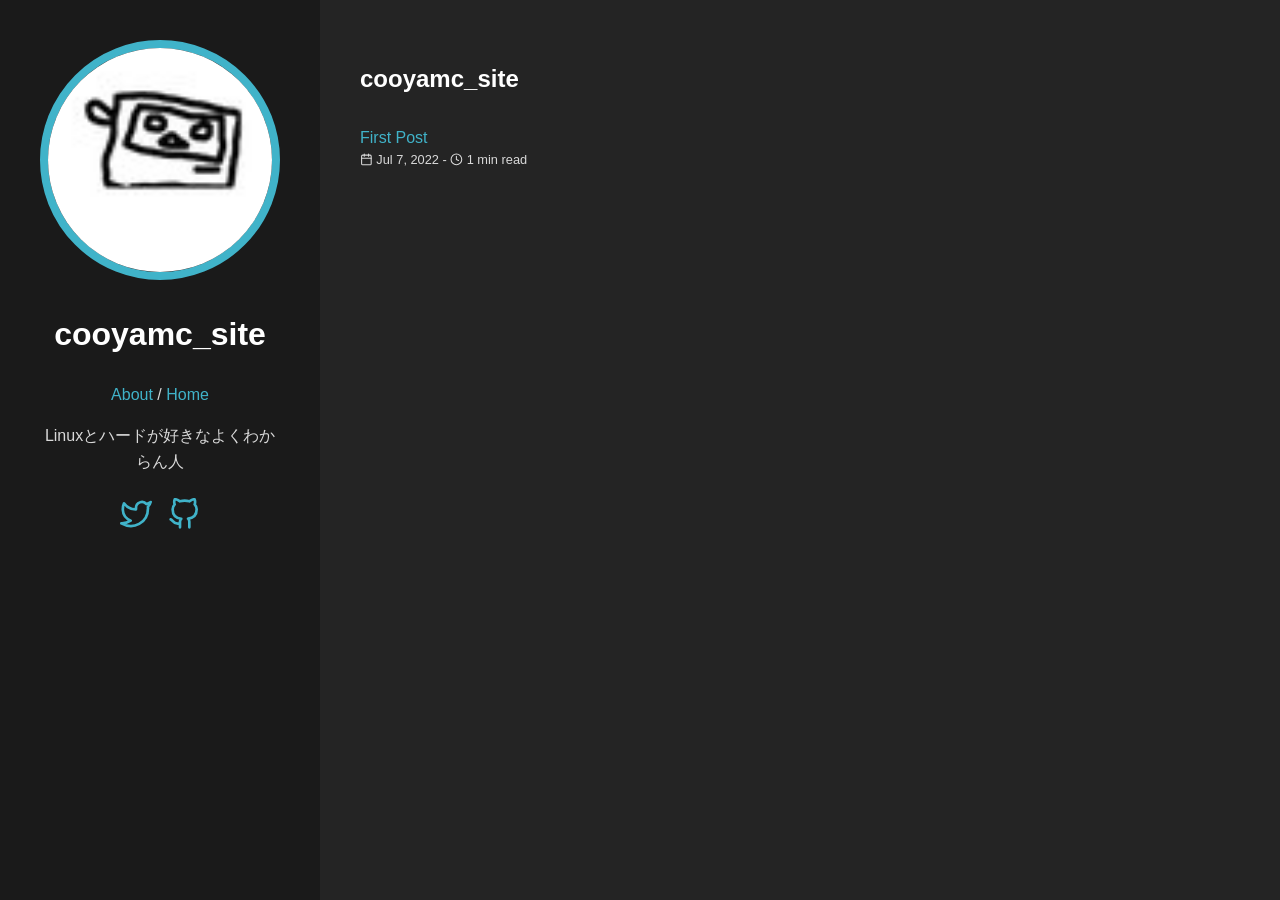
<file: index.html>
<!doctype html>
<html lang="ja">
  <head>
    <title>cooyamc_site</title>
    <link rel="shortcut icon" href="./images/favicon.ico" />
    <meta charset="utf-8" />
    <meta name="generator" content="Hugo 0.100.1" />
    <meta name="viewport" content="width=device-width, initial-scale=1" />
    <meta name="author" content="cooyamc" />
    <meta name="description" content="Linuxとハードが好きなよくわからん人" />
    <link rel="stylesheet" href="http://cooyamc.github.io/css/main.min.8424c813075f20557703a54b965cc14c3f44b3ba4709eb446987586f65b1e976.css" />

    
    <meta name="twitter:card" content="summary"/>
<meta name="twitter:title" content="cooyamc_site"/>
<meta name="twitter:description" content="Linuxとハードが好きなよくわからん人"/>

    <meta property="og:title" content="cooyamc_site" />
<meta property="og:description" content="Linuxとハードが好きなよくわからん人" />
<meta property="og:type" content="website" />
<meta property="og:url" content="http://cooyamc.github.io/" />



  </head>
  <body>
    <header class="app-header">
      <a href="http://cooyamc.github.io"><img class="app-header-avatar" src="/images/avatar.jpg" alt="cooyamc" /></a>
      <h1>cooyamc_site</h1>
      <nav class="app-header-menu">
          <a class="app-header-menu-item" href="/about">About</a>
             / 
          
          <a class="app-header-menu-item" href="/">Home</a>
      </nav>
      <p>Linuxとハードが好きなよくわからん人</p>
      <div class="app-header-social">
        
          <a href="https://twitter.com/cooyamc" target="_blank" rel="noreferrer noopener">
            <svg xmlns="http://www.w3.org/2000/svg" width="24" height="24" viewBox="0 0 24 24" fill="none" stroke="currentColor" stroke-width="2" stroke-linecap="round" stroke-linejoin="round" class="icon icon-twitter">
  <title>Twitter</title>
  <path d="M23 3a10.9 10.9 0 0 1-3.14 1.53 4.48 4.48 0 0 0-7.86 3v1A10.66 10.66 0 0 1 3 4s-4 9 5 13a11.64 11.64 0 0 1-7 2c9 5 20 0 20-11.5a4.5 4.5 0 0 0-.08-.83A7.72 7.72 0 0 0 23 3z"></path>
</svg>
          </a>
        
          <a href="https://github.com/cooyamc" target="_blank" rel="noreferrer noopener">
            <svg xmlns="http://www.w3.org/2000/svg" width="24" height="24" viewBox="0 0 24 24" fill="none" stroke="currentColor" stroke-width="2" stroke-linecap="round" stroke-linejoin="round" class="icon icon-github">
  <title>Github</title>
  <path d="M9 19c-5 1.5-5-2.5-7-3m14 6v-3.87a3.37 3.37 0 0 0-.94-2.61c3.14-.35 6.44-1.54 6.44-7A5.44 5.44 0 0 0 20 4.77 5.07 5.07 0 0 0 19.91 1S18.73.65 16 2.48a13.38 13.38 0 0 0-7 0C6.27.65 5.09 1 5.09 1A5.07 5.07 0 0 0 5 4.77a5.44 5.44 0 0 0-1.5 3.78c0 5.42 3.3 6.61 6.44 7A3.37 3.37 0 0 0 9 18.13V22"></path>
</svg>
          </a>
        
      </div>
    </header>
    <main class="app-container">
      
  <article>
    <h1>cooyamc_site</h1>
    <ul class="posts-list">
      
        <li class="posts-list-item">
          <a class="posts-list-item-title" href="http://cooyamc.github.io/posts/first-post/">First Post</a>
          <span class="posts-list-item-description">
            <svg xmlns="http://www.w3.org/2000/svg" width="24" height="24" viewBox="0 0 24 24" fill="none" stroke="currentColor" stroke-width="2" stroke-linecap="round" stroke-linejoin="round" class="icon icon-calendar">
  <title>calendar</title>
  <rect x="3" y="4" width="18" height="18" rx="2" ry="2"></rect><line x1="16" y1="2" x2="16" y2="6"></line><line x1="8" y1="2" x2="8" y2="6"></line><line x1="3" y1="10" x2="21" y2="10"></line>
</svg>
            Jul 7, 2022
            -
            <svg xmlns="http://www.w3.org/2000/svg" width="24" height="24" viewBox="0 0 24 24" fill="none" stroke="currentColor" stroke-width="2" stroke-linecap="round" stroke-linejoin="round" class="icon icon-clock">
  <title>clock</title>
  <circle cx="12" cy="12" r="10"></circle><polyline points="12 6 12 12 16 14"></polyline>
</svg>
            1 min read
          </span>
        </li>
      
    </ul>
    



  </article>

    </main>
  </body>
</html>
</file>
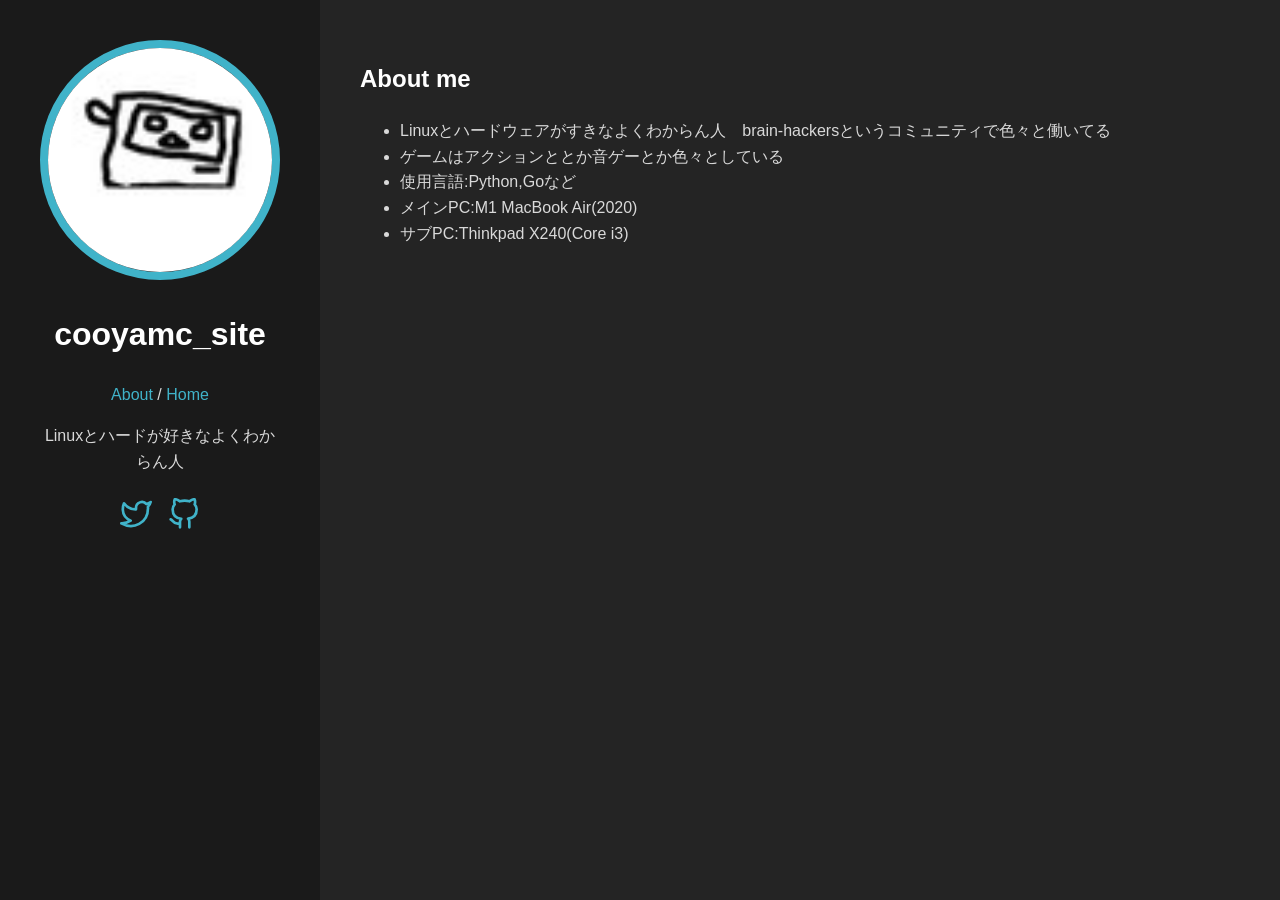
<file: about/index.html>
<!doctype html>
<html lang="ja">
  <head>
    <title> // cooyamc_site</title>
    <link rel="shortcut icon" href="./images/favicon.ico" />
    <meta charset="utf-8" />
    <meta name="generator" content="Hugo 0.100.1" />
    <meta name="viewport" content="width=device-width, initial-scale=1" />
    <meta name="author" content="cooyamc" />
    <meta name="description" content="" />
    <link rel="stylesheet" href="http://cooyamc.github.io/css/main.min.8424c813075f20557703a54b965cc14c3f44b3ba4709eb446987586f65b1e976.css" />

    
    <meta name="twitter:card" content="summary"/>
<meta name="twitter:title" content=""/>
<meta name="twitter:description" content="About me Linuxとハードウェアがすきなよくわからん人　brain-hackersというコミュニティで色々と働いてる ゲームはアクションととか音ゲーとか色々としている 使用言語:Python,Goなど メインPC:M1 MacBook Air(2020) サブPC:Thinkpad X240(Core i3) "/>

    <meta property="og:title" content="" />
<meta property="og:description" content="About me Linuxとハードウェアがすきなよくわからん人　brain-hackersというコミュニティで色々と働いてる ゲームはアクションととか音ゲーとか色々としている 使用言語:Python,Goなど メインPC:M1 MacBook Air(2020) サブPC:Thinkpad X240(Core i3) " />
<meta property="og:type" content="article" />
<meta property="og:url" content="http://cooyamc.github.io/about/" /><meta property="article:section" content="" />





  </head>
  <body>
    <header class="app-header">
      <a href="http://cooyamc.github.io"><img class="app-header-avatar" src="/images/avatar.jpg" alt="cooyamc" /></a>
      <h1>cooyamc_site</h1>
      <nav class="app-header-menu">
          <a class="app-header-menu-item" href="/about">About</a>
             / 
          
          <a class="app-header-menu-item" href="/">Home</a>
      </nav>
      <p>Linuxとハードが好きなよくわからん人</p>
      <div class="app-header-social">
        
          <a href="https://twitter.com/cooyamc" target="_blank" rel="noreferrer noopener">
            <svg xmlns="http://www.w3.org/2000/svg" width="24" height="24" viewBox="0 0 24 24" fill="none" stroke="currentColor" stroke-width="2" stroke-linecap="round" stroke-linejoin="round" class="icon icon-twitter">
  <title>Twitter</title>
  <path d="M23 3a10.9 10.9 0 0 1-3.14 1.53 4.48 4.48 0 0 0-7.86 3v1A10.66 10.66 0 0 1 3 4s-4 9 5 13a11.64 11.64 0 0 1-7 2c9 5 20 0 20-11.5a4.5 4.5 0 0 0-.08-.83A7.72 7.72 0 0 0 23 3z"></path>
</svg>
          </a>
        
          <a href="https://github.com/cooyamc" target="_blank" rel="noreferrer noopener">
            <svg xmlns="http://www.w3.org/2000/svg" width="24" height="24" viewBox="0 0 24 24" fill="none" stroke="currentColor" stroke-width="2" stroke-linecap="round" stroke-linejoin="round" class="icon icon-github">
  <title>Github</title>
  <path d="M9 19c-5 1.5-5-2.5-7-3m14 6v-3.87a3.37 3.37 0 0 0-.94-2.61c3.14-.35 6.44-1.54 6.44-7A5.44 5.44 0 0 0 20 4.77 5.07 5.07 0 0 0 19.91 1S18.73.65 16 2.48a13.38 13.38 0 0 0-7 0C6.27.65 5.09 1 5.09 1A5.07 5.07 0 0 0 5 4.77a5.44 5.44 0 0 0-1.5 3.78c0 5.42 3.3 6.61 6.44 7A3.37 3.37 0 0 0 9 18.13V22"></path>
</svg>
          </a>
        
      </div>
    </header>
    <main class="app-container">
      
  <article class="post">
    <header class="post-header">
      <h1 class ="post-title"></h1>
    </header>
    <div class="post-content">
      <h1 id="about-me">About me</h1>
<ul>
<li>Linuxとハードウェアがすきなよくわからん人　brain-hackersというコミュニティで色々と働いてる</li>
<li>ゲームはアクションととか音ゲーとか色々としている</li>
<li>使用言語:Python,Goなど</li>
<li>メインPC:M1 MacBook Air(2020)</li>
<li>サブPC:Thinkpad X240(Core i3)</li>
</ul>

    </div>
    <div class="post-footer">
      
    </div>
  </article>

    </main>
  </body>
</html>
</file>
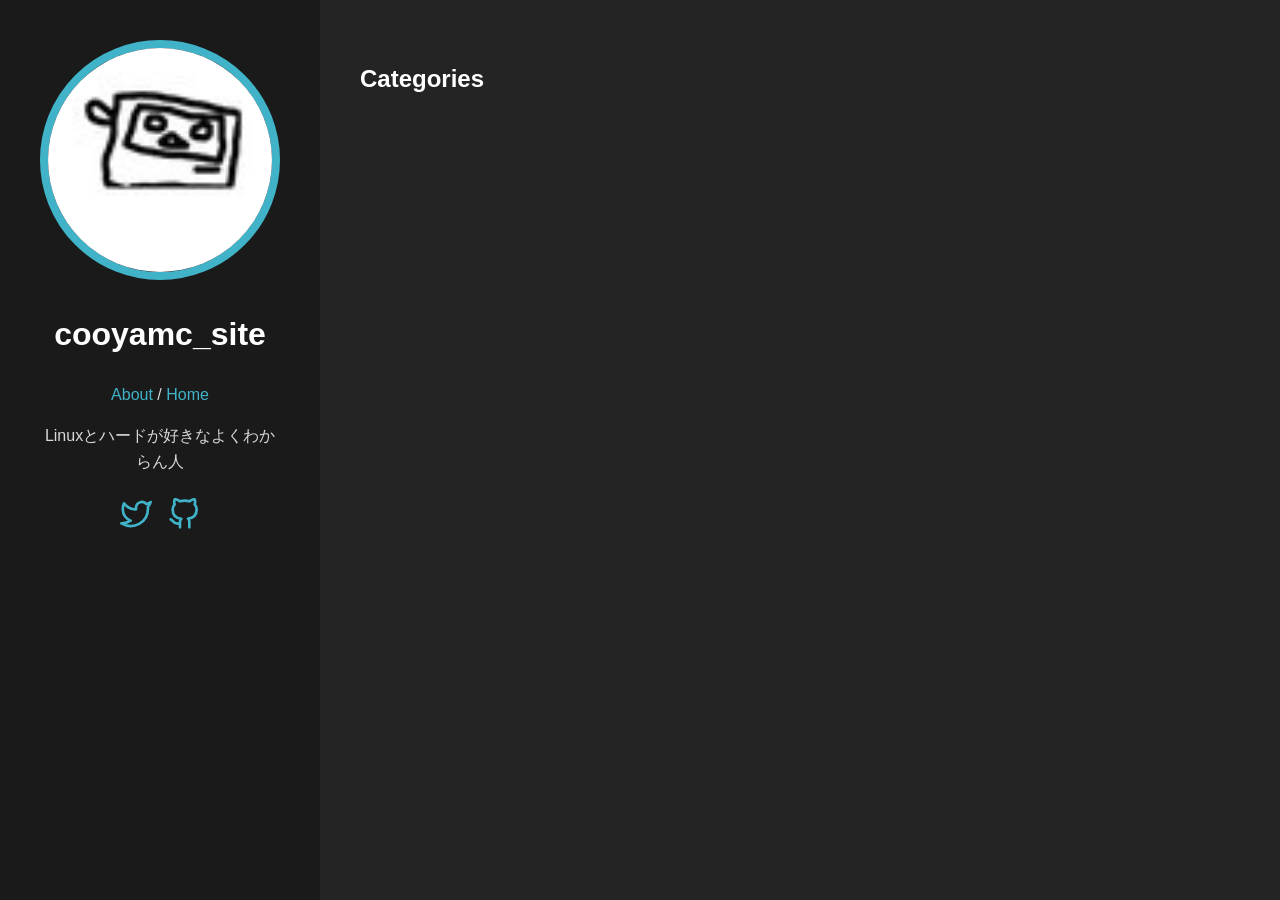
<file: categories/index.html>
<!doctype html>
<html lang="ja">
  <head>
    <title>Categories // cooyamc_site</title>
    <link rel="shortcut icon" href="./images/favicon.ico" />
    <meta charset="utf-8" />
    <meta name="generator" content="Hugo 0.100.1" />
    <meta name="viewport" content="width=device-width, initial-scale=1" />
    <meta name="author" content="cooyamc" />
    <meta name="description" content="" />
    <link rel="stylesheet" href="http://cooyamc.github.io/css/main.min.8424c813075f20557703a54b965cc14c3f44b3ba4709eb446987586f65b1e976.css" />

    
    <meta name="twitter:card" content="summary"/>
<meta name="twitter:title" content="Categories"/>
<meta name="twitter:description" content="Linuxとハードが好きなよくわからん人"/>

    <meta property="og:title" content="Categories" />
<meta property="og:description" content="Linuxとハードが好きなよくわからん人" />
<meta property="og:type" content="website" />
<meta property="og:url" content="http://cooyamc.github.io/categories/" />



  </head>
  <body>
    <header class="app-header">
      <a href="http://cooyamc.github.io"><img class="app-header-avatar" src="/images/avatar.jpg" alt="cooyamc" /></a>
      <h1>cooyamc_site</h1>
      <nav class="app-header-menu">
          <a class="app-header-menu-item" href="/about">About</a>
             / 
          
          <a class="app-header-menu-item" href="/">Home</a>
      </nav>
      <p>Linuxとハードが好きなよくわからん人</p>
      <div class="app-header-social">
        
          <a href="https://twitter.com/cooyamc" target="_blank" rel="noreferrer noopener">
            <svg xmlns="http://www.w3.org/2000/svg" width="24" height="24" viewBox="0 0 24 24" fill="none" stroke="currentColor" stroke-width="2" stroke-linecap="round" stroke-linejoin="round" class="icon icon-twitter">
  <title>Twitter</title>
  <path d="M23 3a10.9 10.9 0 0 1-3.14 1.53 4.48 4.48 0 0 0-7.86 3v1A10.66 10.66 0 0 1 3 4s-4 9 5 13a11.64 11.64 0 0 1-7 2c9 5 20 0 20-11.5a4.5 4.5 0 0 0-.08-.83A7.72 7.72 0 0 0 23 3z"></path>
</svg>
          </a>
        
          <a href="https://github.com/cooyamc" target="_blank" rel="noreferrer noopener">
            <svg xmlns="http://www.w3.org/2000/svg" width="24" height="24" viewBox="0 0 24 24" fill="none" stroke="currentColor" stroke-width="2" stroke-linecap="round" stroke-linejoin="round" class="icon icon-github">
  <title>Github</title>
  <path d="M9 19c-5 1.5-5-2.5-7-3m14 6v-3.87a3.37 3.37 0 0 0-.94-2.61c3.14-.35 6.44-1.54 6.44-7A5.44 5.44 0 0 0 20 4.77 5.07 5.07 0 0 0 19.91 1S18.73.65 16 2.48a13.38 13.38 0 0 0-7 0C6.27.65 5.09 1 5.09 1A5.07 5.07 0 0 0 5 4.77a5.44 5.44 0 0 0-1.5 3.78c0 5.42 3.3 6.61 6.44 7A3.37 3.37 0 0 0 9 18.13V22"></path>
</svg>
          </a>
        
      </div>
    </header>
    <main class="app-container">
      
  <article>
    <h1>Categories</h1>
    <ul class="tags-list">
      
    </ul>
  </article>

    </main>
  </body>
</html>
</file>
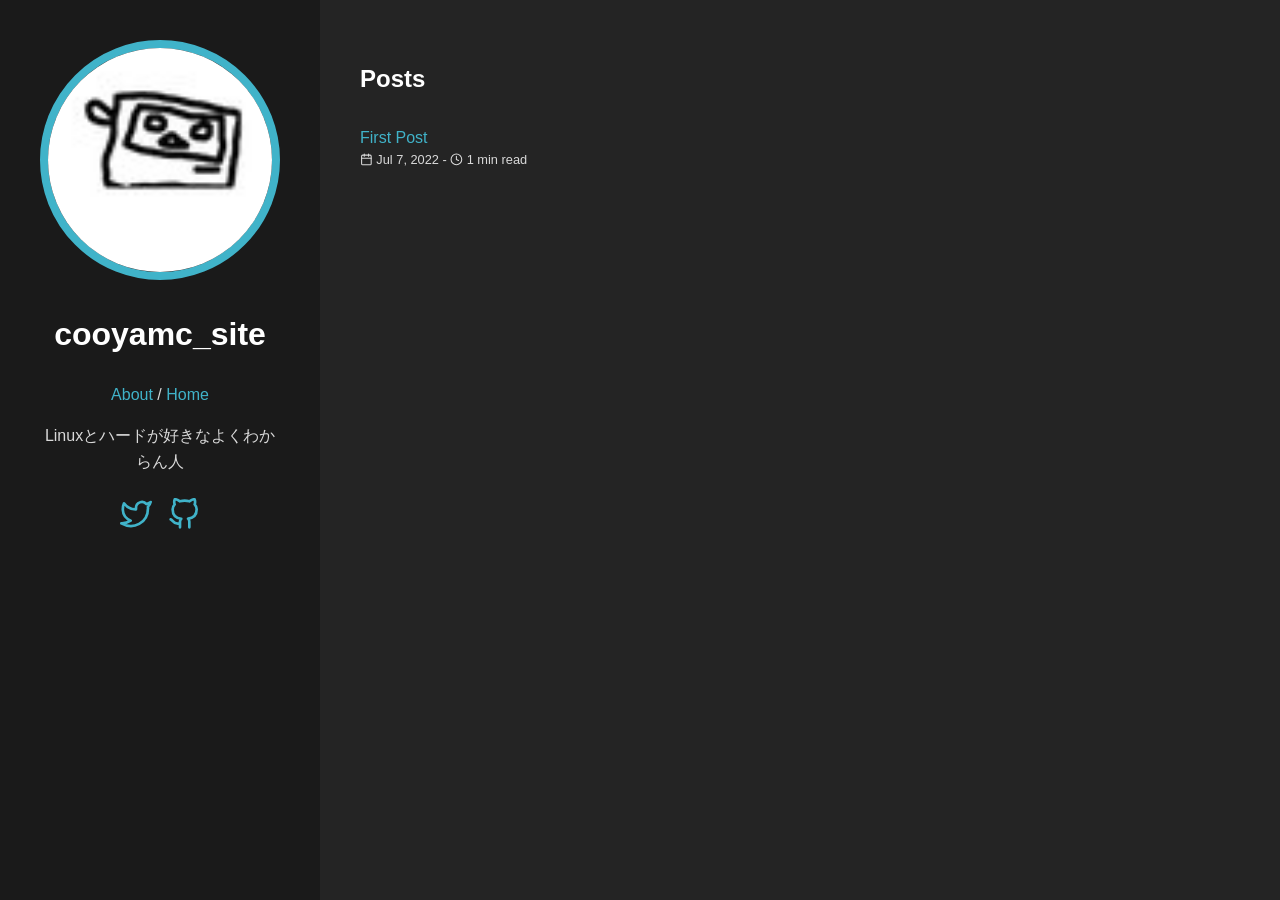
<file: posts/index.html>
<!doctype html>
<html lang="ja">
  <head>
    <title>Posts // cooyamc_site</title>
    <link rel="shortcut icon" href="./images/favicon.ico" />
    <meta charset="utf-8" />
    <meta name="generator" content="Hugo 0.100.1" />
    <meta name="viewport" content="width=device-width, initial-scale=1" />
    <meta name="author" content="cooyamc" />
    <meta name="description" content="" />
    <link rel="stylesheet" href="http://cooyamc.github.io/css/main.min.8424c813075f20557703a54b965cc14c3f44b3ba4709eb446987586f65b1e976.css" />

    
    <meta name="twitter:card" content="summary"/>
<meta name="twitter:title" content="Posts"/>
<meta name="twitter:description" content="Linuxとハードが好きなよくわからん人"/>

    <meta property="og:title" content="Posts" />
<meta property="og:description" content="Linuxとハードが好きなよくわからん人" />
<meta property="og:type" content="website" />
<meta property="og:url" content="http://cooyamc.github.io/posts/" />



  </head>
  <body>
    <header class="app-header">
      <a href="http://cooyamc.github.io"><img class="app-header-avatar" src="/images/avatar.jpg" alt="cooyamc" /></a>
      <h1>cooyamc_site</h1>
      <nav class="app-header-menu">
          <a class="app-header-menu-item" href="/about">About</a>
             / 
          
          <a class="app-header-menu-item" href="/">Home</a>
      </nav>
      <p>Linuxとハードが好きなよくわからん人</p>
      <div class="app-header-social">
        
          <a href="https://twitter.com/cooyamc" target="_blank" rel="noreferrer noopener">
            <svg xmlns="http://www.w3.org/2000/svg" width="24" height="24" viewBox="0 0 24 24" fill="none" stroke="currentColor" stroke-width="2" stroke-linecap="round" stroke-linejoin="round" class="icon icon-twitter">
  <title>Twitter</title>
  <path d="M23 3a10.9 10.9 0 0 1-3.14 1.53 4.48 4.48 0 0 0-7.86 3v1A10.66 10.66 0 0 1 3 4s-4 9 5 13a11.64 11.64 0 0 1-7 2c9 5 20 0 20-11.5a4.5 4.5 0 0 0-.08-.83A7.72 7.72 0 0 0 23 3z"></path>
</svg>
          </a>
        
          <a href="https://github.com/cooyamc" target="_blank" rel="noreferrer noopener">
            <svg xmlns="http://www.w3.org/2000/svg" width="24" height="24" viewBox="0 0 24 24" fill="none" stroke="currentColor" stroke-width="2" stroke-linecap="round" stroke-linejoin="round" class="icon icon-github">
  <title>Github</title>
  <path d="M9 19c-5 1.5-5-2.5-7-3m14 6v-3.87a3.37 3.37 0 0 0-.94-2.61c3.14-.35 6.44-1.54 6.44-7A5.44 5.44 0 0 0 20 4.77 5.07 5.07 0 0 0 19.91 1S18.73.65 16 2.48a13.38 13.38 0 0 0-7 0C6.27.65 5.09 1 5.09 1A5.07 5.07 0 0 0 5 4.77a5.44 5.44 0 0 0-1.5 3.78c0 5.42 3.3 6.61 6.44 7A3.37 3.37 0 0 0 9 18.13V22"></path>
</svg>
          </a>
        
      </div>
    </header>
    <main class="app-container">
      
  <article>
    <h1>Posts</h1>
    <ul class="posts-list">
      
        <li class="posts-list-item">
          <a class="posts-list-item-title" href="http://cooyamc.github.io/posts/first-post/">First Post</a>
          <span class="posts-list-item-description">
            <svg xmlns="http://www.w3.org/2000/svg" width="24" height="24" viewBox="0 0 24 24" fill="none" stroke="currentColor" stroke-width="2" stroke-linecap="round" stroke-linejoin="round" class="icon icon-calendar">
  <title>calendar</title>
  <rect x="3" y="4" width="18" height="18" rx="2" ry="2"></rect><line x1="16" y1="2" x2="16" y2="6"></line><line x1="8" y1="2" x2="8" y2="6"></line><line x1="3" y1="10" x2="21" y2="10"></line>
</svg>
            Jul 7, 2022
            -
            <svg xmlns="http://www.w3.org/2000/svg" width="24" height="24" viewBox="0 0 24 24" fill="none" stroke="currentColor" stroke-width="2" stroke-linecap="round" stroke-linejoin="round" class="icon icon-clock">
  <title>clock</title>
  <circle cx="12" cy="12" r="10"></circle><polyline points="12 6 12 12 16 14"></polyline>
</svg>
            1 min read
          </span>
        </li>
      
    </ul>
    



  </article>

    </main>
  </body>
</html>
</file>
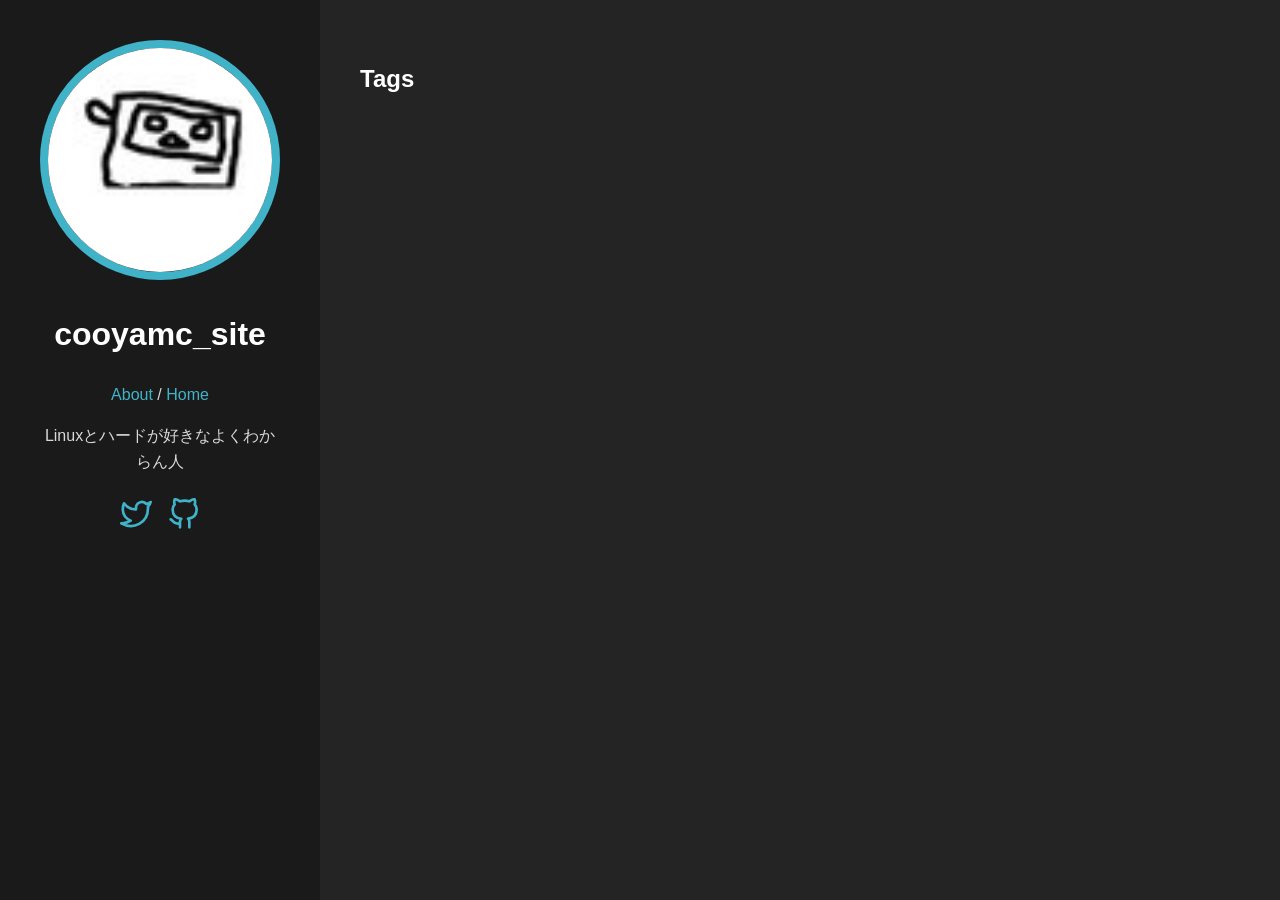
<file: tags/index.html>
<!doctype html>
<html lang="ja">
  <head>
    <title>Tags // cooyamc_site</title>
    <link rel="shortcut icon" href="./images/favicon.ico" />
    <meta charset="utf-8" />
    <meta name="generator" content="Hugo 0.100.1" />
    <meta name="viewport" content="width=device-width, initial-scale=1" />
    <meta name="author" content="cooyamc" />
    <meta name="description" content="" />
    <link rel="stylesheet" href="http://cooyamc.github.io/css/main.min.8424c813075f20557703a54b965cc14c3f44b3ba4709eb446987586f65b1e976.css" />

    
    <meta name="twitter:card" content="summary"/>
<meta name="twitter:title" content="Tags"/>
<meta name="twitter:description" content="Linuxとハードが好きなよくわからん人"/>

    <meta property="og:title" content="Tags" />
<meta property="og:description" content="Linuxとハードが好きなよくわからん人" />
<meta property="og:type" content="website" />
<meta property="og:url" content="http://cooyamc.github.io/tags/" />



  </head>
  <body>
    <header class="app-header">
      <a href="http://cooyamc.github.io"><img class="app-header-avatar" src="/images/avatar.jpg" alt="cooyamc" /></a>
      <h1>cooyamc_site</h1>
      <nav class="app-header-menu">
          <a class="app-header-menu-item" href="/about">About</a>
             / 
          
          <a class="app-header-menu-item" href="/">Home</a>
      </nav>
      <p>Linuxとハードが好きなよくわからん人</p>
      <div class="app-header-social">
        
          <a href="https://twitter.com/cooyamc" target="_blank" rel="noreferrer noopener">
            <svg xmlns="http://www.w3.org/2000/svg" width="24" height="24" viewBox="0 0 24 24" fill="none" stroke="currentColor" stroke-width="2" stroke-linecap="round" stroke-linejoin="round" class="icon icon-twitter">
  <title>Twitter</title>
  <path d="M23 3a10.9 10.9 0 0 1-3.14 1.53 4.48 4.48 0 0 0-7.86 3v1A10.66 10.66 0 0 1 3 4s-4 9 5 13a11.64 11.64 0 0 1-7 2c9 5 20 0 20-11.5a4.5 4.5 0 0 0-.08-.83A7.72 7.72 0 0 0 23 3z"></path>
</svg>
          </a>
        
          <a href="https://github.com/cooyamc" target="_blank" rel="noreferrer noopener">
            <svg xmlns="http://www.w3.org/2000/svg" width="24" height="24" viewBox="0 0 24 24" fill="none" stroke="currentColor" stroke-width="2" stroke-linecap="round" stroke-linejoin="round" class="icon icon-github">
  <title>Github</title>
  <path d="M9 19c-5 1.5-5-2.5-7-3m14 6v-3.87a3.37 3.37 0 0 0-.94-2.61c3.14-.35 6.44-1.54 6.44-7A5.44 5.44 0 0 0 20 4.77 5.07 5.07 0 0 0 19.91 1S18.73.65 16 2.48a13.38 13.38 0 0 0-7 0C6.27.65 5.09 1 5.09 1A5.07 5.07 0 0 0 5 4.77a5.44 5.44 0 0 0-1.5 3.78c0 5.42 3.3 6.61 6.44 7A3.37 3.37 0 0 0 9 18.13V22"></path>
</svg>
          </a>
        
      </div>
    </header>
    <main class="app-container">
      
  <article>
    <h1>Tags</h1>
    <ul class="tags-list">
      
    </ul>
  </article>

    </main>
  </body>
</html>
</file>
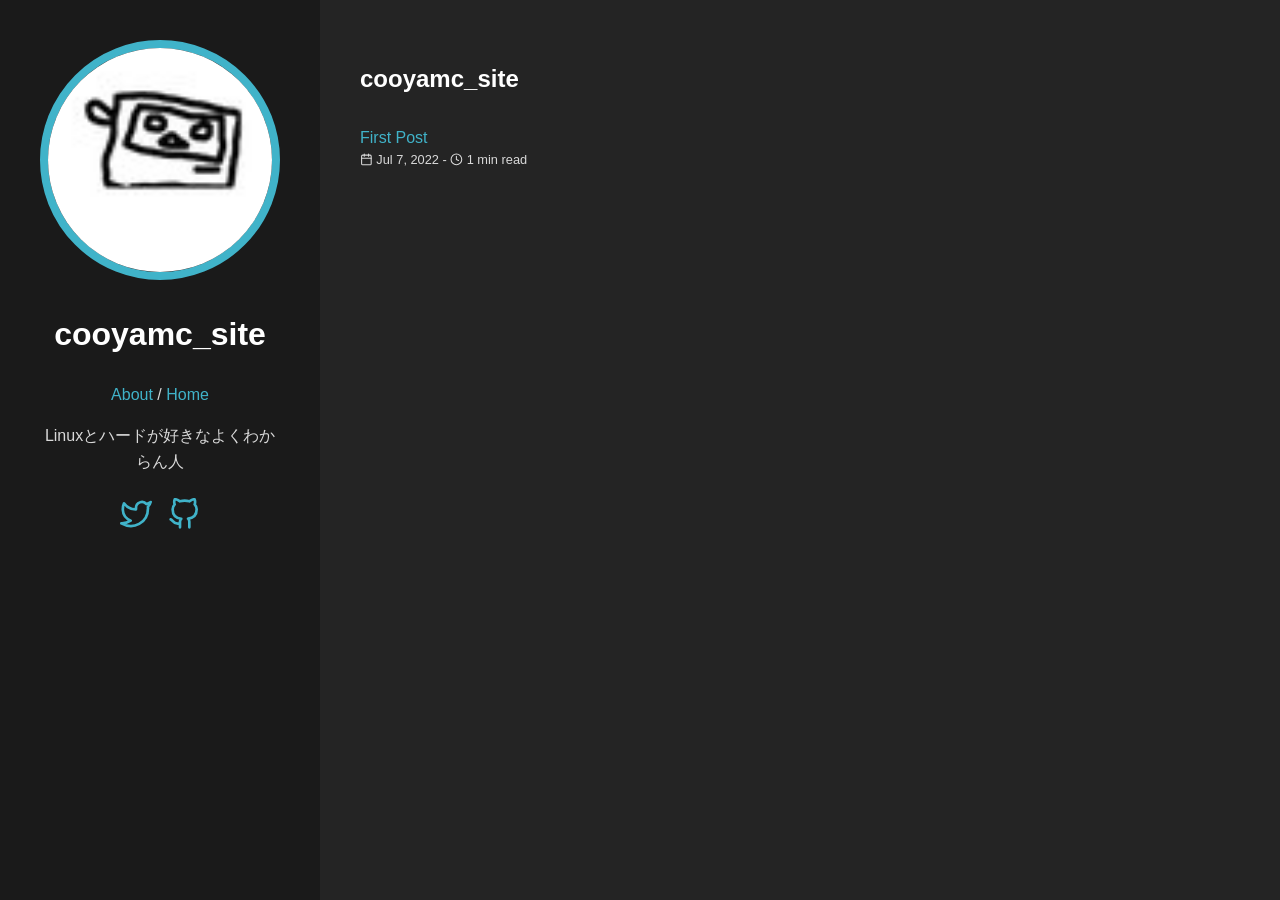
<file: page/1/index.html>
<!DOCTYPE html>
<html lang="ja">
  <head>
    <title>http://cooyamc.github.io/</title>
    <link rel="canonical" href="http://cooyamc.github.io/">
    <meta name="robots" content="noindex">
    <meta charset="utf-8">
    <meta http-equiv="refresh" content="0; url=http://cooyamc.github.io/">
  </head>
</html>
</file>
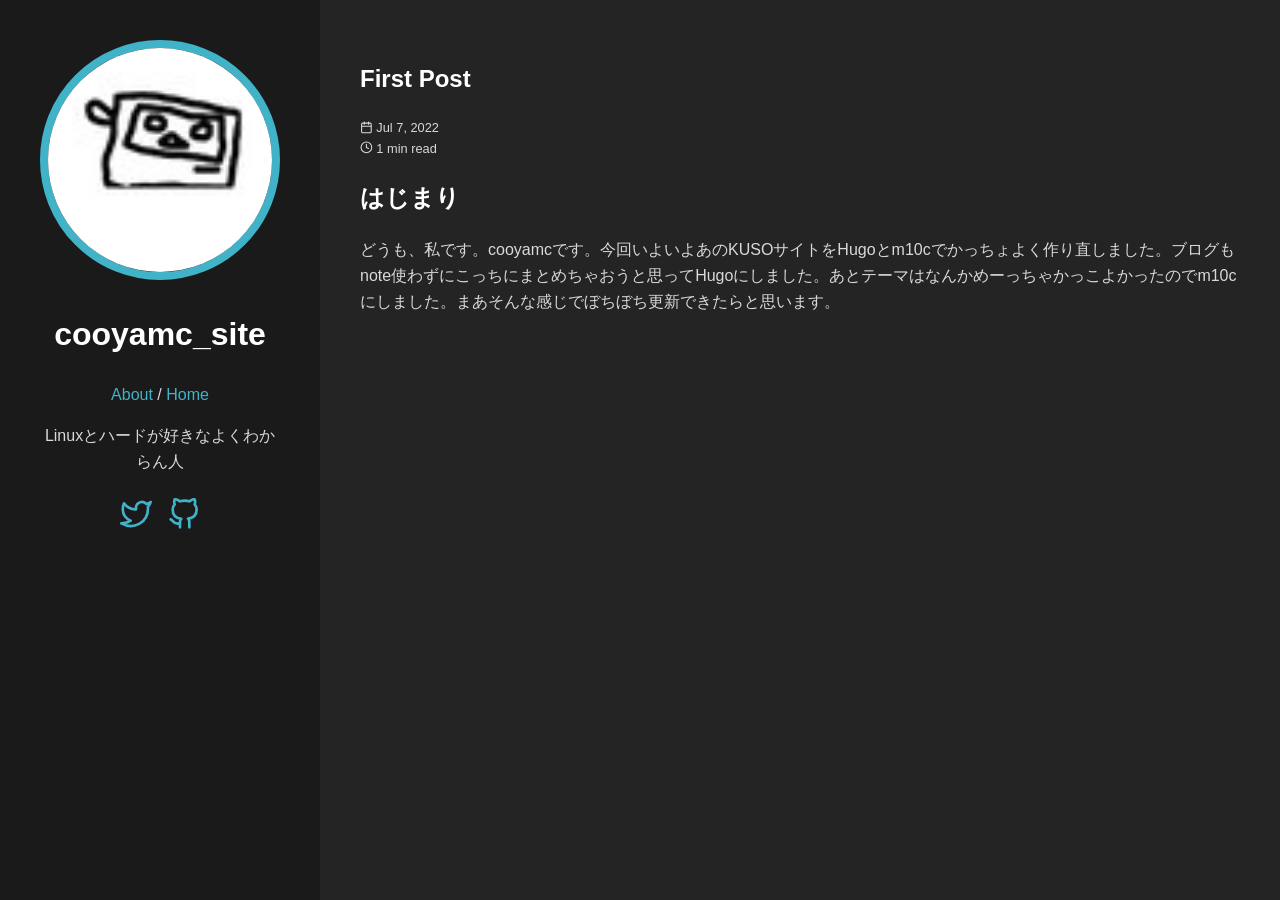
<file: posts/first-post/index.html>
<!doctype html>
<html lang="ja">
  <head>
    <title>First Post // cooyamc_site</title>
    <link rel="shortcut icon" href="./images/favicon.ico" />
    <meta charset="utf-8" />
    <meta name="generator" content="Hugo 0.100.1" />
    <meta name="viewport" content="width=device-width, initial-scale=1" />
    <meta name="author" content="cooyamc" />
    <meta name="description" content="" />
    <link rel="stylesheet" href="http://cooyamc.github.io/css/main.min.8424c813075f20557703a54b965cc14c3f44b3ba4709eb446987586f65b1e976.css" />

    
    <meta name="twitter:card" content="summary"/>
<meta name="twitter:title" content="First Post"/>
<meta name="twitter:description" content="はじまり どうも、私です。cooyamcです。今回いよいよあのKUSOサイトをHugoとm10cでかっちょよく作り直しました。ブログもnote使わずにこっちにまとめちゃおうと思ってHugoにしました。あとテーマはなんかめーっちゃかっこよかったのでm10cにしました。まあそんな感じでぼちぼち更新できたらと思います。"/>

    <meta property="og:title" content="First Post" />
<meta property="og:description" content="はじまり どうも、私です。cooyamcです。今回いよいよあのKUSOサイトをHugoとm10cでかっちょよく作り直しました。ブログもnote使わずにこっちにまとめちゃおうと思ってHugoにしました。あとテーマはなんかめーっちゃかっこよかったのでm10cにしました。まあそんな感じでぼちぼち更新できたらと思います。" />
<meta property="og:type" content="article" />
<meta property="og:url" content="http://cooyamc.github.io/posts/first-post/" /><meta property="article:section" content="posts" />
<meta property="article:published_time" content="2022-07-07T18:14:07+09:00" />
<meta property="article:modified_time" content="2022-07-07T18:14:07+09:00" />



  </head>
  <body>
    <header class="app-header">
      <a href="http://cooyamc.github.io"><img class="app-header-avatar" src="/images/avatar.jpg" alt="cooyamc" /></a>
      <h1>cooyamc_site</h1>
      <nav class="app-header-menu">
          <a class="app-header-menu-item" href="/about">About</a>
             / 
          
          <a class="app-header-menu-item" href="/">Home</a>
      </nav>
      <p>Linuxとハードが好きなよくわからん人</p>
      <div class="app-header-social">
        
          <a href="https://twitter.com/cooyamc" target="_blank" rel="noreferrer noopener">
            <svg xmlns="http://www.w3.org/2000/svg" width="24" height="24" viewBox="0 0 24 24" fill="none" stroke="currentColor" stroke-width="2" stroke-linecap="round" stroke-linejoin="round" class="icon icon-twitter">
  <title>Twitter</title>
  <path d="M23 3a10.9 10.9 0 0 1-3.14 1.53 4.48 4.48 0 0 0-7.86 3v1A10.66 10.66 0 0 1 3 4s-4 9 5 13a11.64 11.64 0 0 1-7 2c9 5 20 0 20-11.5a4.5 4.5 0 0 0-.08-.83A7.72 7.72 0 0 0 23 3z"></path>
</svg>
          </a>
        
          <a href="https://github.com/cooyamc" target="_blank" rel="noreferrer noopener">
            <svg xmlns="http://www.w3.org/2000/svg" width="24" height="24" viewBox="0 0 24 24" fill="none" stroke="currentColor" stroke-width="2" stroke-linecap="round" stroke-linejoin="round" class="icon icon-github">
  <title>Github</title>
  <path d="M9 19c-5 1.5-5-2.5-7-3m14 6v-3.87a3.37 3.37 0 0 0-.94-2.61c3.14-.35 6.44-1.54 6.44-7A5.44 5.44 0 0 0 20 4.77 5.07 5.07 0 0 0 19.91 1S18.73.65 16 2.48a13.38 13.38 0 0 0-7 0C6.27.65 5.09 1 5.09 1A5.07 5.07 0 0 0 5 4.77a5.44 5.44 0 0 0-1.5 3.78c0 5.42 3.3 6.61 6.44 7A3.37 3.37 0 0 0 9 18.13V22"></path>
</svg>
          </a>
        
      </div>
    </header>
    <main class="app-container">
      
  <article class="post">
    <header class="post-header">
      <h1 class ="post-title">First Post</h1>
      <div class="post-meta">
        <div>
          <svg xmlns="http://www.w3.org/2000/svg" width="24" height="24" viewBox="0 0 24 24" fill="none" stroke="currentColor" stroke-width="2" stroke-linecap="round" stroke-linejoin="round" class="icon icon-calendar">
  <title>calendar</title>
  <rect x="3" y="4" width="18" height="18" rx="2" ry="2"></rect><line x1="16" y1="2" x2="16" y2="6"></line><line x1="8" y1="2" x2="8" y2="6"></line><line x1="3" y1="10" x2="21" y2="10"></line>
</svg>
          Jul 7, 2022
        </div>
        <div>
          <svg xmlns="http://www.w3.org/2000/svg" width="24" height="24" viewBox="0 0 24 24" fill="none" stroke="currentColor" stroke-width="2" stroke-linecap="round" stroke-linejoin="round" class="icon icon-clock">
  <title>clock</title>
  <circle cx="12" cy="12" r="10"></circle><polyline points="12 6 12 12 16 14"></polyline>
</svg>
          1 min read
        </div>
      </div>
    </header>
    <div class="post-content">
      <h1 id="はじまり">はじまり</h1>
<p>どうも、私です。cooyamcです。今回いよいよあのKUSOサイトをHugoとm10cでかっちょよく作り直しました。ブログもnote使わずにこっちにまとめちゃおうと思ってHugoにしました。あとテーマはなんかめーっちゃかっこよかったのでm10cにしました。まあそんな感じでぼちぼち更新できたらと思います。</p>

    </div>
    <div class="post-footer">
      
    </div>
  </article>

    </main>
  </body>
</html>
</file>
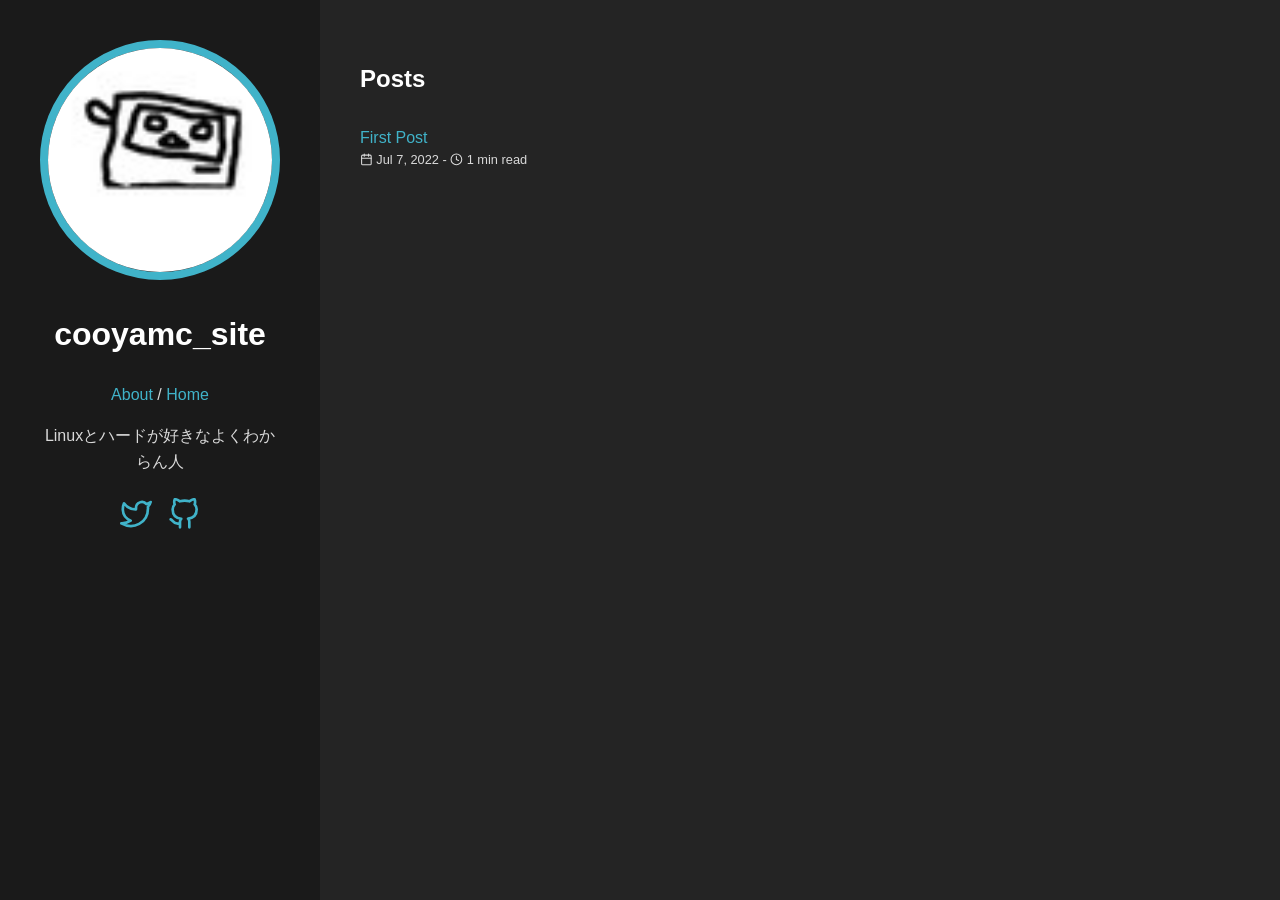
<file: posts/page/1/index.html>
<!DOCTYPE html>
<html lang="ja">
  <head>
    <title>http://cooyamc.github.io/posts/</title>
    <link rel="canonical" href="http://cooyamc.github.io/posts/">
    <meta name="robots" content="noindex">
    <meta charset="utf-8">
    <meta http-equiv="refresh" content="0; url=http://cooyamc.github.io/posts/">
  </head>
</html>
</file>
